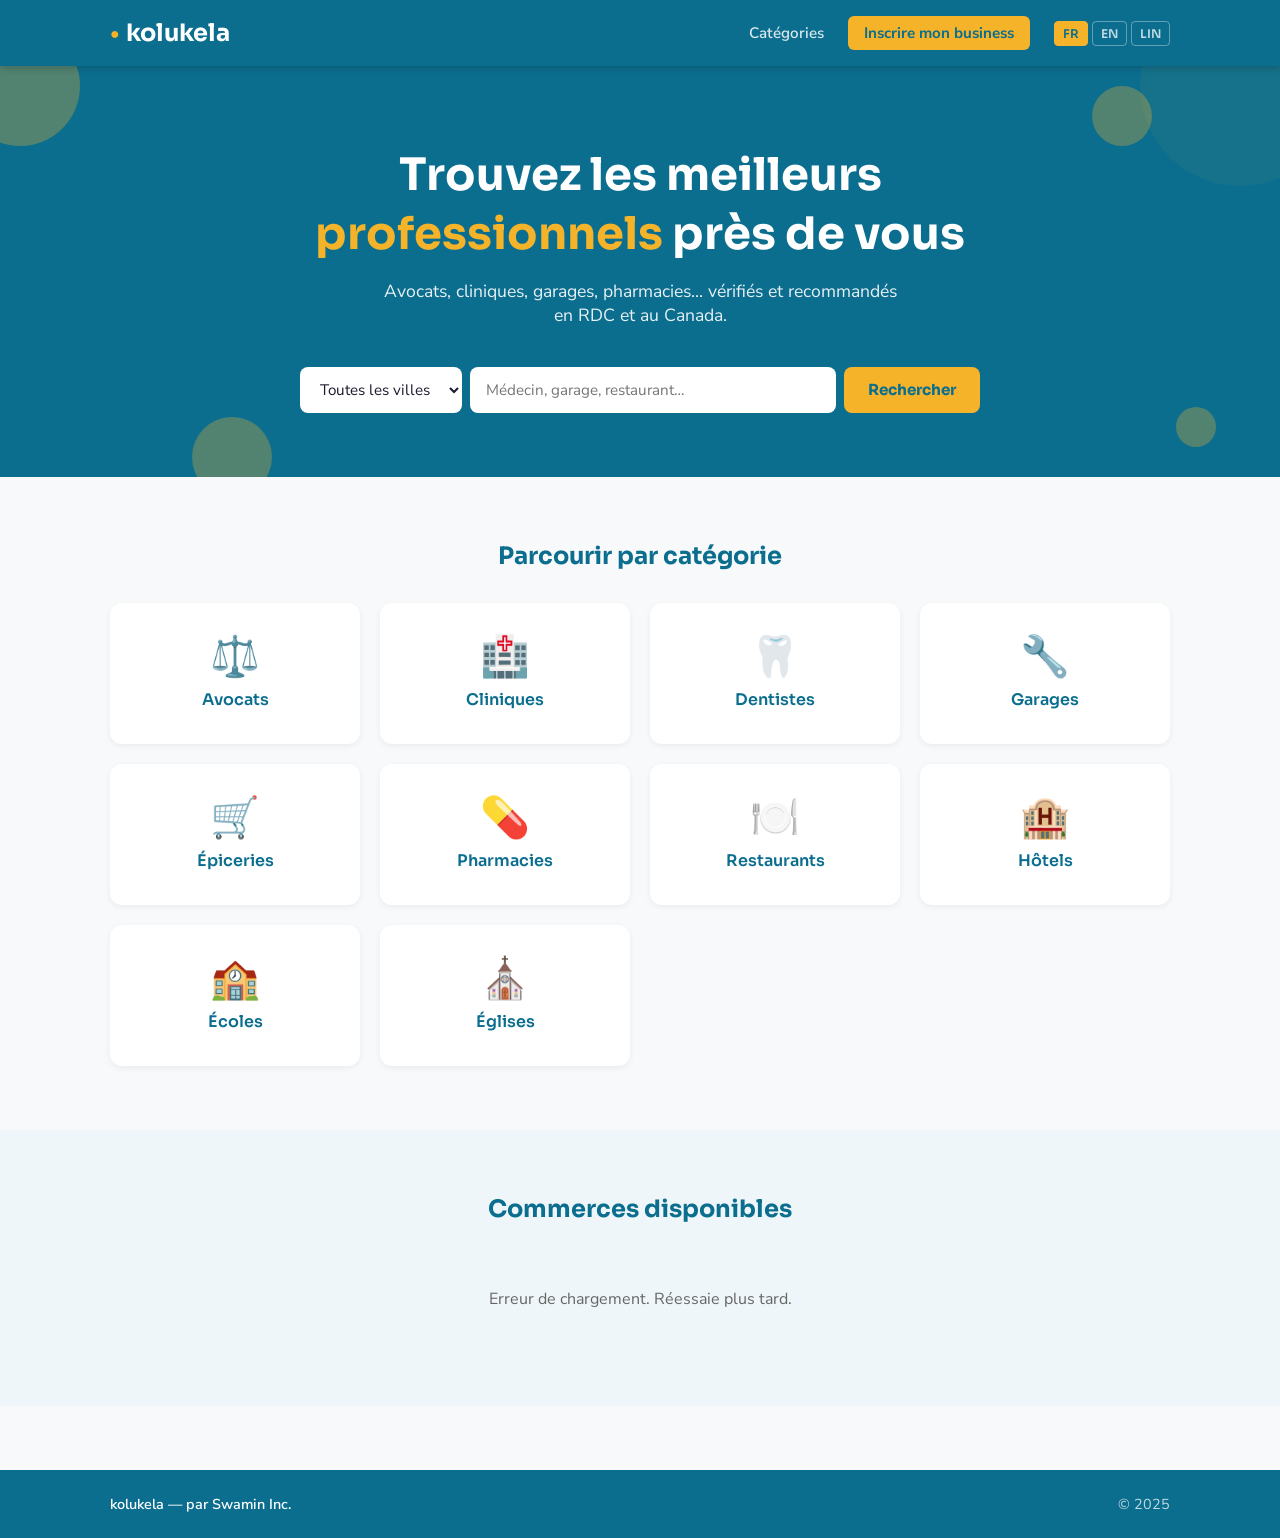
<file: index.html>
<!DOCTYPE html>
<html lang="fr">
<head>
  <meta charset="UTF-8" />
  <meta name="viewport" content="width=device-width, initial-scale=1.0" />
  <title>Kolukela — Trouvez les meilleurs professionnels en RDC et au Canada</title>
  <meta name="description" content="Kolukela : le répertoire de confiance pour trouver avocats, cliniques, dentistes, garages, pharmacies et plus en RDC et au Canada." />
  <link rel="preconnect" href="https://fonts.googleapis.com" />
  <link rel="preconnect" href="https://fonts.gstatic.com" crossorigin />
  <link href="https://fonts.googleapis.com/css2?family=Sora:wght@400;600;700&family=Nunito+Sans:wght@400;600&display=swap" rel="stylesheet" />
  <link rel="stylesheet" href="style.css" />
</head>
<body>

  <!-- ===== EN-TÊTE ===== -->
  <header class="header">
    <div class="container header__inner">
      <a href="/" class="logo">
        <span class="logo__pin">&#9679;</span>
        <span class="logo__text">kolukela</span>
      </a>
      <nav class="nav">
        <a href="#categories" class="nav__link" data-i18n="navCategories">Catégories</a>
        <a href="register.html" class="nav__link nav__link--cta" data-i18n="navCta">Inscrire mon business</a>
        <!-- Sélecteur de langue -->
        <div class="lang-switcher" role="group" aria-label="Choisir la langue">
          <button class="lang-btn active" data-lang="fr">FR</button>
          <button class="lang-btn" data-lang="en">EN</button>
          <button class="lang-btn" data-lang="ln">LIN</button>
        </div>
      </nav>
    </div>
  </header>

  <!-- ===== HÉROS ===== -->
  <section class="hero">
    <!-- Points décoratifs façon constellation -->
    <div class="constellation" aria-hidden="true">
      <span class="dot dot--1"></span>
      <span class="dot dot--2"></span>
      <span class="dot dot--3"></span>
      <span class="dot dot--4"></span>
      <span class="dot dot--5"></span>
    </div>

    <div class="container hero__inner">
      <!-- data-i18n-html : ce titre contient du HTML interne (span coloré),
           donc on utilise innerHTML plutôt que textContent -->
      <h1 class="hero__title" data-i18n-html="heroTitle">
        Trouvez les meilleurs<br />
        <span class="hero__title--accent">professionnels</span> près de vous
      </h1>
      <p class="hero__subtitle" data-i18n="heroSubtitle">
        Avocats, cliniques, garages, pharmacies… vérifiés et recommandés en RDC.
      </p>

      <!-- Barre de recherche -->
      <form class="search" action="#" method="get">
        <select class="search__city" id="search-city" name="ville" aria-label="Choisir une ville">
          <option value="" data-i18n="searchCityDefault">Toutes les villes</option>
          <optgroup label="🇨🇩 RDC">
            <option value="kinshasa">Kinshasa</option>
            <option value="lubumbashi">Lubumbashi</option>
            <option value="goma">Goma</option>
            <option value="matadi">Matadi</option>
            <option value="kisangani">Kisangani</option>
            <option value="mbuji-mayi">Mbuji-Mayi</option>
            <option value="kananga">Kananga</option>
          </optgroup>
          <optgroup label="🇨🇦 Canada">
            <option value="edmonton">Edmonton</option>
            <option value="calgary">Calgary</option>
            <option value="toronto">Toronto</option>
            <option value="montreal">Montréal</option>
            <option value="ottawa">Ottawa</option>
            <option value="vancouver">Vancouver</option>
          </optgroup>
        </select>
        <input
          class="search__input"
          id="search-input"
          type="text"
          name="q"
          data-i18n-ph="searchPlaceholder"
          placeholder="Médecin, garage, restaurant…"
          aria-label="Rechercher un professionnel"
        />
        <button class="search__btn" type="submit" data-i18n="searchBtn">Rechercher</button>
      </form>
    </div>
  </section>

  <!-- ===== CATÉGORIES ===== -->
  <section id="categories" class="categories">
    <div class="container">
      <h2 class="section__title" data-i18n="sectionTitle">Parcourir par catégorie</h2>
      <div class="categories__grid">

        <a href="#businesses" class="card" data-category="avocats">
          <span class="card__icon">⚖️</span>
          <span class="card__name" data-i18n="catLawyers">Avocats</span>
        </a>

        <a href="#businesses" class="card" data-category="cliniques">
          <span class="card__icon">🏥</span>
          <span class="card__name" data-i18n="catClinics">Cliniques</span>
        </a>

        <a href="#businesses" class="card" data-category="dentistes">
          <span class="card__icon">🦷</span>
          <span class="card__name" data-i18n="catDentists">Dentistes</span>
        </a>

        <a href="#businesses" class="card" data-category="garages">
          <span class="card__icon">🔧</span>
          <span class="card__name" data-i18n="catGarages">Garages</span>
        </a>

        <a href="#businesses" class="card" data-category="epiceries">
          <span class="card__icon">🛒</span>
          <span class="card__name" data-i18n="catGroceries">Épiceries</span>
        </a>

        <a href="#businesses" class="card" data-category="pharmacies">
          <span class="card__icon">💊</span>
          <span class="card__name" data-i18n="catPharmacies">Pharmacies</span>
        </a>

        <a href="#businesses" class="card" data-category="restaurants">
          <span class="card__icon">🍽️</span>
          <span class="card__name" data-i18n="catRestaurants">Restaurants</span>
        </a>

        <a href="#businesses" class="card" data-category="hotels">
          <span class="card__icon">🏨</span>
          <span class="card__name" data-i18n="catHotels">Hôtels</span>
        </a>

        <a href="#businesses" class="card" data-category="ecoles">
          <span class="card__icon">🏫</span>
          <span class="card__name" data-i18n="catSchools">Écoles</span>
        </a>

        <a href="#businesses" class="card" data-category="eglises">
          <span class="card__icon">⛪</span>
          <span class="card__name" data-i18n="catChurches">Églises</span>
        </a>

      </div>
    </div>
  </section>

  <!-- ===== COMMERCES (chargés depuis Supabase) ===== -->
  <section id="businesses" class="businesses">
    <div class="container">
      <h2 class="section__title" data-i18n="bizSectionTitle">Commerces disponibles</h2>

      <!-- Barre de filtre actif, cachée par défaut. app.js l'affiche
           dès qu'une recherche, une ville ou une catégorie est sélectionnée. -->
      <div id="filter-status" class="filter-status hidden">
        <span id="filter-status-text"></span>
        <button id="btn-clear-filter" type="button">✕ Effacer le filtre</button>
      </div>

      <!-- Les cartes sont insérées ici par app.js -->
      <div id="businesses-list">
        <p class="businesses__empty">Chargement…</p>
      </div>
    </div>
  </section>

  <!-- ===== PIED DE PAGE ===== -->
  <footer class="footer">
    <div class="container footer__inner">
      <span class="footer__brand" data-i18n="footerBrand">esika — par Swamin Inc.</span>
      <span class="footer__copy">&copy; 2025</span>
    </div>
  </footer>

  <script src="lang.js"></script>
  <script src="app.js"></script>
</body>
</html>
</file>
<file: style.css>
/* =============================================
   ESIKA — Feuille de styles principale
   Couleurs : bleu profond #0b6e8f, jaune #f5b32a
   Polices   : Sora (titres), Nunito Sans (texte)
   ============================================= */

/* ----- REMISE À ZÉRO & BASE ----- */
*, *::before, *::after {
  box-sizing: border-box;
  margin: 0;
  padding: 0;
}

html {
  scroll-behavior: smooth;
}

body {
  font-family: 'Nunito Sans', sans-serif;
  font-size: 16px;
  color: #1a1a2e;
  background-color: #f8f9fa;
}

a {
  text-decoration: none;
  color: inherit;
}

/* ----- CONTENEUR CENTRÉ ----- */
.container {
  width: 100%;
  max-width: 1100px;
  margin: 0 auto;
  padding: 0 1.25rem;
}

/* ----- EN-TÊTE ----- */
.header {
  background-color: #0b6e8f;
  padding: 1rem 0;
  position: sticky;
  top: 0;
  z-index: 100;
  box-shadow: 0 2px 8px rgba(0, 0, 0, 0.2);
}

.header__inner {
  display: flex;
  align-items: center;
  justify-content: space-between;
}

.logo {
  display: flex;
  align-items: center;
  gap: 0.4rem;
  font-family: 'Sora', sans-serif;
  font-weight: 700;
  font-size: 1.5rem;
  color: #ffffff;
}

.logo__pin {
  color: #f5b32a;
  font-size: 1rem;
}

.nav {
  display: flex;
  align-items: center;
  gap: 1.5rem;
}

.nav__link {
  color: rgba(255, 255, 255, 0.85);
  font-weight: 600;
  font-size: 0.95rem;
  transition: color 0.2s;
}

.nav__link:hover {
  color: #f5b32a;
}

.nav__link--cta {
  background-color: #f5b32a;
  color: #0b6e8f;
  padding: 0.45rem 1rem;
  border-radius: 6px;
  font-weight: 700;
  transition: background-color 0.2s, color 0.2s;
}

.nav__link--cta:hover {
  background-color: #ffffff;
  color: #0b6e8f;
}

/* ----- SECTION HÉROS ----- */
.hero {
  background-color: #0b6e8f;
  color: #ffffff;
  padding: 5rem 0 4rem;
  position: relative;
  overflow: hidden;
}

.hero__inner {
  position: relative;
  z-index: 2;
  text-align: center;
}

.hero__title {
  font-family: 'Sora', sans-serif;
  font-size: clamp(1.8rem, 4vw, 2.8rem);
  font-weight: 700;
  line-height: 1.3;
  margin-bottom: 1rem;
}

.hero__title--accent {
  color: #f5b32a;
}

.hero__subtitle {
  font-size: 1.1rem;
  opacity: 0.9;
  margin-bottom: 2.5rem;
  max-width: 520px;
  margin-left: auto;
  margin-right: auto;
}

/* ----- BARRE DE RECHERCHE ----- */
.search {
  display: flex;
  flex-wrap: wrap;
  gap: 0.5rem;
  justify-content: center;
  max-width: 680px;
  margin: 0 auto;
}

.search__city {
  padding: 0.75rem 1rem;
  border: none;
  border-radius: 8px;
  font-family: 'Nunito Sans', sans-serif;
  font-size: 0.95rem;
  background-color: #ffffff;
  color: #1a1a2e;
  cursor: pointer;
  flex: 0 0 auto;
}

.search__input {
  flex: 1 1 220px;
  padding: 0.75rem 1rem;
  border: none;
  border-radius: 8px;
  font-family: 'Nunito Sans', sans-serif;
  font-size: 0.95rem;
  outline: none;
}

.search__input:focus {
  box-shadow: 0 0 0 3px rgba(245, 179, 42, 0.6);
}

.search__btn {
  padding: 0.75rem 1.5rem;
  background-color: #f5b32a;
  color: #0b6e8f;
  border: none;
  border-radius: 8px;
  font-family: 'Sora', sans-serif;
  font-weight: 700;
  font-size: 0.95rem;
  cursor: pointer;
  transition: background-color 0.2s;
}

.search__btn:hover {
  background-color: #ffc947;
}

/* ----- CONSTELLATION (décoration) ----- */
.constellation {
  position: absolute;
  inset: 0;
  pointer-events: none;
}

.dot {
  position: absolute;
  background-color: rgba(245, 179, 42, 0.3);
  border-radius: 50%;
}

.dot--1 { width: 120px; height: 120px; top: -40px;  left: -40px; }
.dot--2 { width:  60px; height:  60px; top:  20px;  right: 10%;  }
.dot--3 { width:  80px; height:  80px; bottom: -20px; left: 15%; }
.dot--4 { width:  40px; height:  40px; bottom: 30px;  right: 5%; }
.dot--5 { width: 200px; height: 200px; top: -80px;  right: -60px; opacity: 0.15; }

/* ----- SECTION CATÉGORIES ----- */
.categories {
  padding: 4rem 0;
}

.section__title {
  font-family: 'Sora', sans-serif;
  font-size: 1.5rem;
  font-weight: 700;
  color: #0b6e8f;
  margin-bottom: 2rem;
  text-align: center;
}

.categories__grid {
  display: grid;
  grid-template-columns: repeat(auto-fill, minmax(200px, 1fr));
  gap: 1.25rem;
}

/* ----- CARTE CATÉGORIE ----- */
.card {
  display: flex;
  flex-direction: column;
  align-items: center;
  gap: 0.75rem;
  background-color: #ffffff;
  border: 2px solid transparent;
  border-radius: 12px;
  padding: 2rem 1rem;
  text-align: center;
  cursor: pointer;
  transition: border-color 0.2s, transform 0.2s, box-shadow 0.2s;
  box-shadow: 0 2px 6px rgba(0, 0, 0, 0.06);
}

.card:hover {
  border-color: #f5b32a;
  transform: translateY(-4px);
  box-shadow: 0 8px 20px rgba(11, 110, 143, 0.12);
}

.card__icon {
  font-size: 2.5rem;
  line-height: 1;
}

.card__name {
  font-family: 'Sora', sans-serif;
  font-weight: 600;
  font-size: 1rem;
  color: #0b6e8f;
}

/* ----- PIED DE PAGE ----- */
.footer {
  background-color: #0b6e8f;
  color: rgba(255, 255, 255, 0.75);
  padding: 1.5rem 0;
  margin-top: 4rem;
}

.footer__inner {
  display: flex;
  align-items: center;
  justify-content: space-between;
  flex-wrap: wrap;
  gap: 0.5rem;
  font-size: 0.9rem;
}

.footer__brand {
  font-weight: 600;
  color: #ffffff;
}

/* ----- SECTION COMMERCES ----- */
.businesses {
  padding: 4rem 0;
  background-color: #eef6f9;
}

.businesses__empty {
  text-align: center;
  color: #666;
  padding: 2rem 0;
}

/* ----- BARRE DE FILTRE ACTIF ----- */
.filter-status {
  display: flex;
  align-items: center;
  gap: 0.75rem;
  margin-bottom: 1.5rem;
  font-size: 0.9rem;
  color: #555;
}

.filter-status button {
  background: none;
  border: 1px solid #ccc;
  border-radius: 6px;
  padding: 0.25rem 0.7rem;
  font-family: 'Nunito Sans', sans-serif;
  font-size: 0.85rem;
  color: #0b6e8f;
  cursor: pointer;
  transition: background-color 0.2s;
}

.filter-status button:hover {
  background-color: #ffffff;
}

/* ----- UTILITAIRE : cache un élément complètement ----- */
.hidden {
  display: none !important;
}

/* ----- CARTE COMMERCE ----- */
.biz-card {
  background-color: #ffffff;
  border-radius: 12px;
  padding: 1.5rem;
  margin-bottom: 1rem;
  box-shadow: 0 2px 6px rgba(0,0,0,0.06);
  border-left: 4px solid #0b6e8f;
}

.biz-card__header {
  display: flex;
  align-items: center;
  justify-content: space-between;
  margin-bottom: 0.5rem;
}

.biz-card__name {
  font-family: 'Sora', sans-serif;
  font-size: 1.1rem;
  color: #0b6e8f;
}

.biz-card__plan {
  font-size: 0.75rem;
  font-weight: 700;
  padding: 0.2rem 0.6rem;
  border-radius: 20px;
}

.biz-card__plan--base    { background-color: #e0e0e0; color: #444; }
.biz-card__plan--pro     { background-color: #fff3cd; color: #856404; }
.biz-card__plan--premium { background-color: #f5b32a; color: #0b6e8f; }

.biz-card__desc {
  color: #555;
  font-size: 0.95rem;
  margin-bottom: 1rem;
}

.biz-card__footer {
  display: flex;
  align-items: center;
  justify-content: space-between;
}

.biz-card__city {
  font-size: 0.9rem;
  color: #777;
  text-transform: capitalize;
}

.biz-card__phone {
  background-color: #25D366;
  color: #ffffff;
  padding: 0.3rem 0.8rem;
  border-radius: 6px;
  font-size: 0.85rem;
  font-weight: 600;
}

.biz-card__phone:hover {
  background-color: #1ebe5d;
}

/* ----- SÉLECTEUR DE LANGUE ----- */
.lang-switcher {
  display: flex;
  align-items: center;
  gap: 0.25rem;
}

.lang-btn {
  background: transparent;
  border: 1px solid rgba(255, 255, 255, 0.35);
  color: rgba(255, 255, 255, 0.75);
  border-radius: 4px;
  padding: 0.25rem 0.5rem;
  font-family: 'Sora', sans-serif;
  font-size: 0.75rem;
  font-weight: 600;
  cursor: pointer;
  transition: background-color 0.2s, color 0.2s, border-color 0.2s;
}

.lang-btn:hover {
  border-color: #f5b32a;
  color: #f5b32a;
}

.lang-btn.active {
  background-color: #f5b32a;
  border-color: #f5b32a;
  color: #0b6e8f;
}

/* ----- RESPONSIVE (mobile) ----- */
@media (max-width: 600px) {
  .nav__link:not(.nav__link--cta) {
    display: none;
  }

  .hero {
    padding: 3rem 0 2.5rem;
  }

  .categories__grid {
    grid-template-columns: repeat(2, 1fr);
  }
}
</file>
